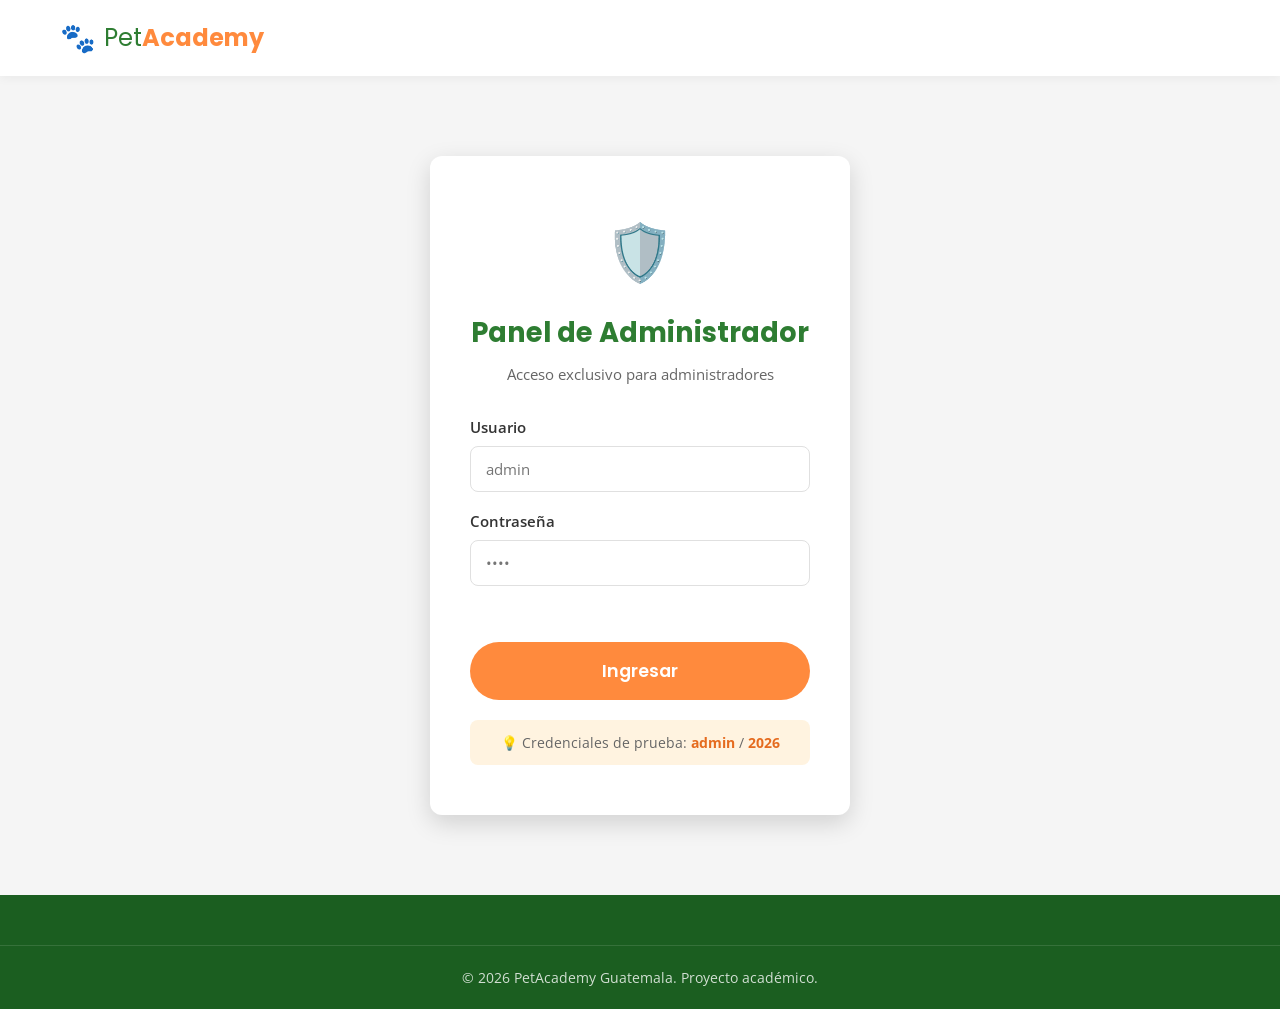
<file: admin.html>
<!DOCTYPE html>
<!--
Click nbfs://nbhost/SystemFileSystem/Templates/Licenses/license-default.txt to change this license
Click nbfs://nbhost/SystemFileSystem/Templates/ClientSide/html.html to edit this template
-->

<html lang="es">
<head>
    <meta charset="UTF-8">
    <meta name="viewport" content="width=device-width, initial-scale=1.0">
    <title>Panel Admin | PetAcademy Guatemala 🐾</title>
    <link rel="preconnect" href="https://fonts.googleapis.com">
    <link href="https://fonts.googleapis.com/css2?family=Poppins:wght@600;700&family=Open+Sans:wght@400;600&display=swap" rel="stylesheet">
    <link rel="stylesheet" href="cssindex.css">
    <link rel="stylesheet" href="cssadmin.css">
</head>
<body>

    <header class="header">
        <div class="contenedor header__contenido">
            <a href="index.html" class="logo">
                <span class="logo__icono">🐾</span>
                <span class="logo__texto">Pet<strong>Academy</strong></span>
            </a>
            <nav class="nav">
                <span class="admin-badge" id="adminBadge" style="display:none;">
                    🛡️ Administrador
                </span>
                <button class="btn btn--outline btn--chico" id="btnLogout" style="display:none;">
                    Cerrar sesión
                </button>
            </nav>
        </div>
    </header>

    <main class="admin-main">

        <!-- ============================================
             LOGIN
             ============================================ -->
        <div class="login-contenedor" id="loginContenedor">
            <div class="login-card">
                <div class="login-card__icono">🛡️</div>
                <h1>Panel de Administrador</h1>
                <p class="login-card__sub">Acceso exclusivo para administradores</p>

                <form id="formLogin">
                    <div class="campo">
                        <label for="usuario">Usuario</label>
                        <input type="text" id="usuario" placeholder="admin" autocomplete="username">
                    </div>
                    <div class="campo">
                        <label for="password">Contraseña</label>
                        <input type="password" id="password" placeholder="••••" autocomplete="current-password">
                    </div>

                    <span class="error" id="error-login"></span>

                    <button type="submit" class="btn btn--primario btn--bloque btn--grande">
                        Ingresar
                    </button>
                </form>

                <p class="login-card__hint">
                    💡 Credenciales de prueba: <strong>admin</strong> / <strong>2026</strong>
                </p>
            </div>
        </div>

        <!-- ============================================
             PANEL ADMIN (oculto hasta login)
             ============================================ -->
        <div class="panel-contenedor" id="panelContenedor" style="display:none;">
            <div class="contenedor">

                <div class="panel-header">
                    <h1>Panel de Administración 🛡️</h1>
                    <p>Gestión de estudiantes y resultados del curso</p>
                </div>

                <!-- Tarjetas de estadísticas -->
                <div class="stats-grid">
                    <div class="stat-card">
                        <div class="stat-card__icono">👥</div>
                        <div class="stat-card__valor" id="statEstudiantes">0</div>
                        <div class="stat-card__label">Estudiantes registrados</div>
                    </div>
                    <div class="stat-card">
                        <div class="stat-card__icono">📝</div>
                        <div class="stat-card__valor" id="statIntentos">0</div>
                        <div class="stat-card__label">Evaluaciones realizadas</div>
                    </div>
                    <div class="stat-card">
                        <div class="stat-card__icono">✅</div>
                        <div class="stat-card__valor" id="statAprobados">0</div>
                        <div class="stat-card__label">Aprobados</div>
                    </div>
                    <div class="stat-card">
                        <div class="stat-card__icono">📊</div>
                        <div class="stat-card__valor" id="statPromedio">0</div>
                        <div class="stat-card__label">Promedio de notas</div>
                    </div>
                </div>

                <!-- Tabs -->
                <div class="tabs">
                    <button class="tab activo" data-tab="estudiantes">👥 Estudiantes</button>
                    <button class="tab" data-tab="resultados">📊 Resultados</button>
                </div>

                <!-- ============ TAB: ESTUDIANTES ============ -->
                <div class="tab-contenido activo" id="tab-estudiantes">
                    <div class="tabla-header">
                        <h2>Estudiantes registrados</h2>
                        <input type="text" id="buscarEstudiante" class="buscador" placeholder="🔍 Buscar por nombre, correo o ID...">
                    </div>
                    <div class="tabla-wrapper">
                        <table class="tabla-admin" id="tablaEstudiantes">
                            <thead>
                                <tr>
                                    <th>ID</th>
                                    <th>Nombre</th>
                                    <th>Correo</th>
                                    <th>Teléfono</th>
                                    <th>Edad</th>
                                    <th>Mascota</th>
                                    <th>Fecha registro</th>
                                </tr>
                            </thead>
                            <tbody id="tbodyEstudiantes"></tbody>
                        </table>
                        <p class="tabla-vacia" id="vacioEstudiantes" style="display:none;">
                            No hay estudiantes registrados aún.
                        </p>
                    </div>
                </div>

                <!-- ============ TAB: RESULTADOS ============ -->
                <div class="tab-contenido" id="tab-resultados">
                    <div class="tabla-header">
                        <h2>Resultados de evaluaciones</h2>
                        <div class="filtros">
                            <input type="text" id="buscarResultado" class="buscador" placeholder="🔍 Buscar por nombre o ID...">
                                <select id="filtroEstado">
                                    <option value="todos">Todos</option>
                                    <option value="aprobados">Aprobados</option>
                                    <option value="reprobados">Reprobados</option>
                                </select>
                            <button type="button" class="btn btn--primario btn--chico" id="btnExportarCSV">
                            📥 Descargar CSV
                            </button>
                        </div>
                    </div>
                    <div class="tabla-wrapper">
                        <table class="tabla-admin" id="tablaResultados">
                            <thead>
                                <tr>
                                    <th>ID</th>
                                    <th>Estudiante</th>
                                    <th>Nota</th>
                                    <th>Correctas</th>
                                    <th>Estado</th>
                                    <th>Fecha</th>
                                    <th>Acciones</th>
                                </tr>
                            </thead>
                            <tbody id="tbodyResultados"></tbody>
                        </table>
                        <p class="tabla-vacia" id="vacioResultados" style="display:none;">
                            No hay resultados registrados aún.
                        </p>
                    </div>
                </div>

            </div>
        </div>

        <!-- ============================================
             MODAL: DETALLE DE RESULTADO
             ============================================ -->
        <div class="modal" id="modalDetalle">
            <div class="modal__caja modal__caja--grande">
                <button class="modal__cerrar" id="btnCerrarModal">✕</button>
                <div id="modalDetalleContenido"></div>
            </div>
        </div>

    </main>

    <footer class="footer">
        <div class="footer__copy">
            <p>© 2026 PetAcademy Guatemala. Proyecto académico.</p>
        </div>
    </footer>

    <script src="jsadmin.js"></script>
</body>
</html>
</file>
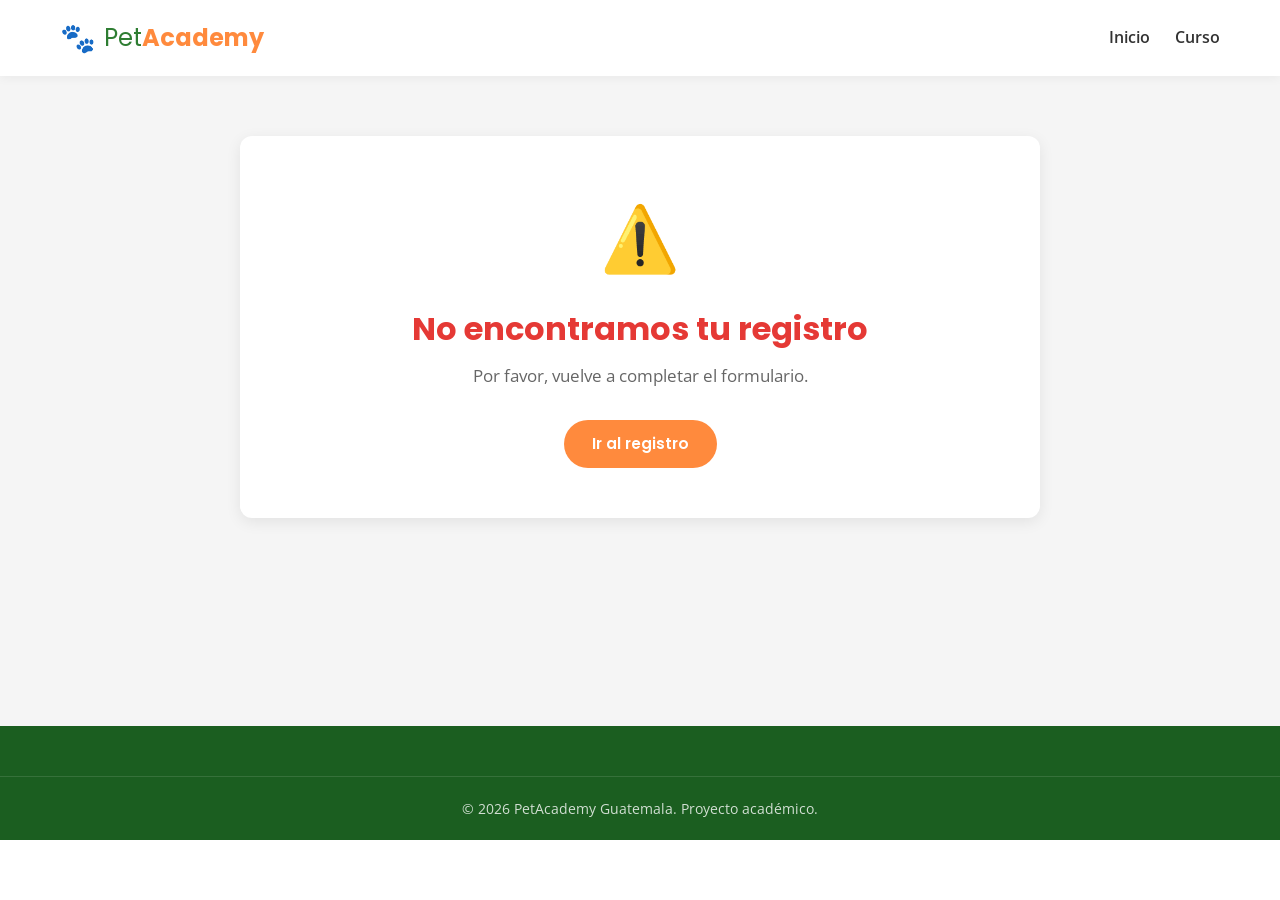
<file: confirmacion.html>
<!DOCTYPE html>
<!--
Click nbfs://nbhost/SystemFileSystem/Templates/Licenses/license-default.txt to change this license
Click nbfs://nbhost/SystemFileSystem/Templates/ClientSide/html.html to edit this template
-->

<html lang="es">
<head>
    <meta charset="UTF-8">
    <meta name="viewport" content="width=device-width, initial-scale=1.0">
    <title>Confirmación | PetAcademy Guatemala 🐾</title>
    <link rel="preconnect" href="https://fonts.googleapis.com">
    <link href="https://fonts.googleapis.com/css2?family=Poppins:wght@600;700&family=Open+Sans:wght@400;600&display=swap" rel="stylesheet">
    <link rel="stylesheet" href="cssindex.css">
    <link rel="stylesheet" href="cssconfirmacion.css">
</head>
<body>

    <header class="header">
        <div class="contenedor header__contenido">
            <a href="index.html" class="logo">
                <span class="logo__icono">🐾</span>
                <span class="logo__texto">Pet<strong>Academy</strong></span>
            </a>
            <nav class="nav">
                <a href="index.html">Inicio</a>
                <a href="index.html#curso">Curso</a>
            </nav>
        </div>
    </header>

    <main class="confirmacion-main">
        <div class="contenedor">
            <div class="confirmacion-card" id="confirmacionCard">
                <div class="confirmacion-card__icono">✅</div>
                <h1>¡Registro exitoso!</h1>
                <p class="confirmacion-card__sub">Gracias por inscribirte. Revisa que tus datos sean correctos:</p>

                <div class="datos-grid" id="datosGrid">
                    <!-- Los datos se cargan con JS -->
                </div>

                <div class="confirmacion-acciones">
                    <a href="curso.html" class="btn btn--primario btn--grande" id="btnCurso">
                        Acceder al curso 🐾
                    </a>
                    <a href="registro.html" class="btn btn--outline" id="btnEditar">
                        Editar datos
                    </a>
                </div>
            </div>
        </div>
    </main>

    <footer class="footer">
        <div class="footer__copy">
            <p>© 2026 PetAcademy Guatemala. Proyecto académico.</p>
        </div>
    </footer>

    <script src="jsconfirmacion.js"></script>
</body>
</html>
</file>
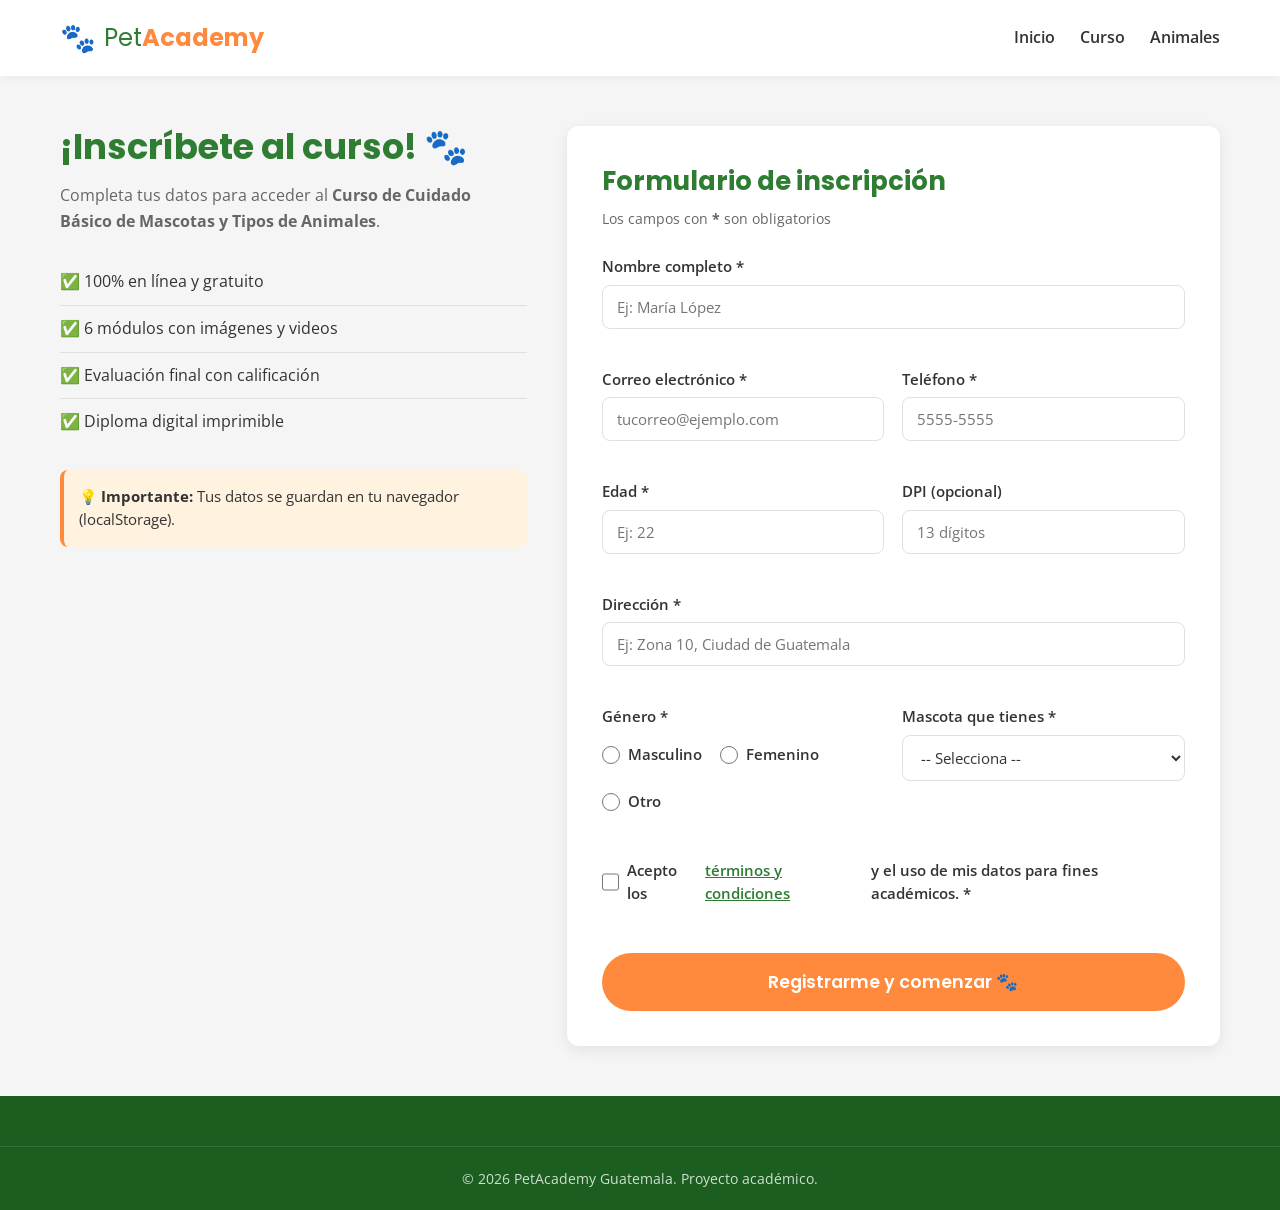
<file: evaluacion.html>
<!DOCTYPE html>
<!--
Click nbfs://nbhost/SystemFileSystem/Templates/Licenses/license-default.txt to change this license
Click nbfs://nbhost/SystemFileSystem/Templates/ClientSide/html.html to edit this template
-->

<html lang="es">
<head>
    <meta charset="UTF-8">
    <meta name="viewport" content="width=device-width, initial-scale=1.0">
    <title>Evaluación Final | PetAcademy Guatemala 🐾</title>
    <link rel="preconnect" href="https://fonts.googleapis.com">
    <link href="https://fonts.googleapis.com/css2?family=Poppins:wght@600;700&family=Open+Sans:wght@400;600&display=swap" rel="stylesheet">
    <link rel="stylesheet" href="cssindex.css">
    <link rel="stylesheet" href="cssevaluacion.css">
</head>
<body>

    <header class="header">
        <div class="contenedor header__contenido">
            <a href="index.html" class="logo">
                <span class="logo__icono">🐾</span>
                <span class="logo__texto">Pet<strong>Academy</strong></span>
            </a>
            <div class="curso-header-derecha">
                <span class="bienvenida">👋 <strong id="nombreEstudiante">...</strong></span>
            </div>
        </div>
    </header>

    <main class="evaluacion-main">
        <div class="contenedor evaluacion-contenedor">

            <!-- Encabezado -->
            <div class="evaluacion-header">
                <span class="evaluacion-chip">Evaluación final</span>
                <h1>Pon a prueba lo aprendido 🎓</h1>
                <p>Responde las siguientes <strong>6 preguntas</strong>. Necesitas <strong>70 puntos o más</strong> para aprobar y obtener tu diploma.</p>

                <div class="evaluacion-progreso">
                    <div class="evaluacion-progreso__barra">
                        <div class="evaluacion-progreso__relleno" id="evalProgreso"></div>
                    </div>
                    <span class="evaluacion-progreso__texto" id="evalProgresoTexto">0 / 6 respondidas</span>
                </div>
            </div>

            <!-- Formulario de evaluación -->
            <form id="formEvaluacion" novalidate>

                <!-- ============ PREGUNTA 1 (RADIO) ============ -->
                <div class="pregunta" data-pregunta="1">
                    <div class="pregunta__header">
                        <span class="pregunta__num">1</span>
                        <h2>¿Cada cuánto se recomienda bañar a un perro sano de pelo corto?</h2>
                    </div>
                    <div class="opciones">
                        <label class="opcion">
                            <input type="radio" name="p1" value="a">
                            <span>Cada semana</span>
                        </label>
                        <label class="opcion">
                            <input type="radio" name="p1" value="b">
                            <span>Cada 4 a 6 semanas</span>
                        </label>
                        <label class="opcion">
                            <input type="radio" name="p1" value="c">
                            <span>Cada año</span>
                        </label>
                        <label class="opcion">
                            <input type="radio" name="p1" value="d">
                            <span>Nunca se debe bañar</span>
                        </label>
                    </div>
                    <span class="error" id="error-p1"></span>
                </div>

                <!-- ============ PREGUNTA 2 (CHECKBOX) ============ -->
                <div class="pregunta" data-pregunta="2">
                    <div class="pregunta__header">
                        <span class="pregunta__num">2</span>
                        <h2>¿Cuáles de estos alimentos son tóxicos para perros? <small>(Selecciona todas las correctas)</small></h2>
                    </div>
                    <div class="opciones">
                        <label class="opcion">
                            <input type="checkbox" name="p2" value="chocolate">
                            <span>🍫 Chocolate</span>
                        </label>
                        <label class="opcion">
                            <input type="checkbox" name="p2" value="uvas">
                            <span>🍇 Uvas y pasas</span>
                        </label>
                        <label class="opcion">
                            <input type="checkbox" name="p2" value="pollo">
                            <span>🍗 Pollo cocido sin condimentos</span>
                        </label>
                        <label class="opcion">
                            <input type="checkbox" name="p2" value="cebolla">
                            <span>🧅 Cebolla y ajo</span>
                        </label>
                    </div>
                    <span class="error" id="error-p2"></span>
                </div>

                <!-- ============ PREGUNTA 3 (SELECT) ============ -->
                <div class="pregunta" data-pregunta="3">
                    <div class="pregunta__header">
                        <span class="pregunta__num">3</span>
                        <h2>¿Cuál es un animal silvestre símbolo de Guatemala?</h2>
                    </div>
                    <div class="opciones">
                        <select name="p3" id="p3">
                            <option value="">-- Selecciona una opción --</option>
                            <option value="perro">🐶 Perro</option>
                            <option value="quetzal">🦜 Quetzal</option>
                            <option value="gallina">🐔 Gallina</option>
                            <option value="vaca">🐄 Vaca</option>
                        </select>
                    </div>
                    <span class="error" id="error-p3"></span>
                </div>

                <!-- ============ PREGUNTA 4 (RADIO) ============ -->
                <div class="pregunta" data-pregunta="4">
                    <div class="pregunta__header">
                        <span class="pregunta__num">4</span>
                        <h2>¿Cuánto ejercicio diario necesita un perro adulto de raza activa?</h2>
                    </div>
                    <div class="opciones">
                        <label class="opcion">
                            <input type="radio" name="p4" value="a">
                            <span>15 minutos</span>
                        </label>
                        <label class="opcion">
                            <input type="radio" name="p4" value="b">
                            <span>30 minutos</span>
                        </label>
                        <label class="opcion">
                            <input type="radio" name="p4" value="c">
                            <span>1.5 a 2 horas</span>
                        </label>
                        <label class="opcion">
                            <input type="radio" name="p4" value="d">
                            <span>5 horas</span>
                        </label>
                    </div>
                    <span class="error" id="error-p4"></span>
                </div>

                <!-- ============ PREGUNTA 5 (CHECKBOX) ============ -->
                <div class="pregunta" data-pregunta="5">
                    <div class="pregunta__header">
                        <span class="pregunta__num">5</span>
                        <h2>¿Qué señales indican que tu mascota podría estar enferma? <small>(Selecciona todas las correctas)</small></h2>
                    </div>
                    <div class="opciones">
                        <label class="opcion">
                            <input type="checkbox" name="p5" value="letargo">
                            <span>😴 Letargo o debilidad</span>
                        </label>
                        <label class="opcion">
                            <input type="checkbox" name="p5" value="come">
                            <span>🍽️ Come con normalidad</span>
                        </label>
                        <label class="opcion">
                            <input type="checkbox" name="p5" value="vomitos">
                            <span>🤢 Vómitos frecuentes</span>
                        </label>
                        <label class="opcion">
                            <input type="checkbox" name="p5" value="juega">
                            <span>🎾 Juega y corre normal</span>
                        </label>
                        <label class="opcion">
                            <input type="checkbox" name="p5" value="apetito">
                            <span>🍽️ Falta de apetito por más de 24 h</span>
                        </label>
                    </div>
                    <span class="error" id="error-p5"></span>
                </div>

                <!-- ============ PREGUNTA 6 (SELECT) ============ -->
                <div class="pregunta" data-pregunta="6">
                    <div class="pregunta__header">
                        <span class="pregunta__num">6</span>
                        <h2>¿A qué edad se recomienda la primera visita al veterinario?</h2>
                    </div>
                    <div class="opciones">
                        <select name="p6" id="p6">
                            <option value="">-- Selecciona una opción --</option>
                            <option value="1mes">1 mes</option>
                            <option value="2meses">2 meses</option>
                            <option value="6meses">6 meses</option>
                            <option value="1año">1 año</option>
                        </select>
                    </div>
                    <span class="error" id="error-p6"></span>
                </div>

                <!-- Botones -->
                <div class="evaluacion-acciones">
                    <a href="curso.html" class="btn btn--outline">← Volver al curso</a>
                    <button type="submit" class="btn btn--primario btn--grande">
                        Enviar evaluación 🎓
                    </button>
                </div>

            </form>
        </div>
    </main>

    <!-- Modal de calificación -->
    <div class="modal" id="modalCalificacion">
        <div class="modal__caja">
            <div class="modal__icono" id="modalIcono">🎉</div>
            <h2 class="modal__titulo" id="modalTitulo">¡Aprobaste!</h2>
            <p class="modal__subtitulo" id="modalSubtitulo">Tu calificación:</p>
            <div class="modal__nota" id="modalNota">100</div>
            <p class="modal__detalle" id="modalDetalle">Respondiste correctamente 6 de 6 preguntas.</p>
            <div class="modal__botones">
                <button class="btn btn--primario btn--grande" id="btnVerResultado">
                    Ver mi diploma 🎓
                </button>
            </div>
        </div>
    </div>

    <footer class="footer">
        <div class="footer__copy">
            <p>© 2026 PetAcademy Guatemala. Proyecto académico.</p>
        </div>
    </footer>

    <script src="jsevaluacion.js"></script>
</body>
</html>
</file>
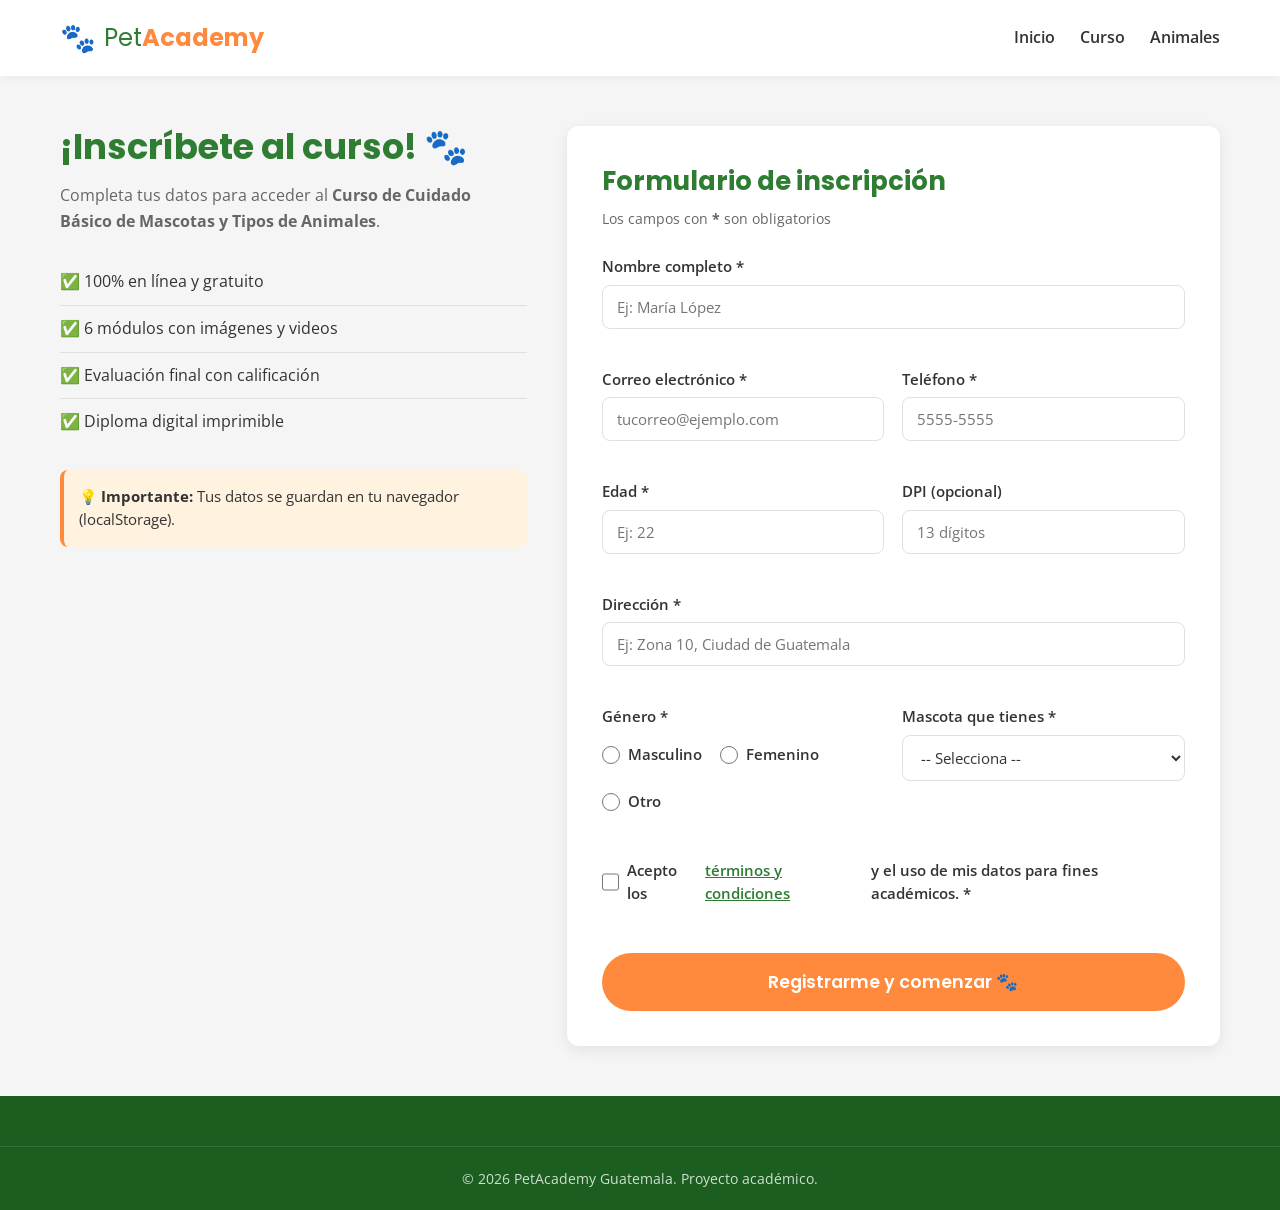
<file: registro.html>
<!DOCTYPE html>
<!--
Click nbfs://nbhost/SystemFileSystem/Templates/Licenses/license-default.txt to change this license
Click nbfs://nbhost/SystemFileSystem/Templates/ClientSide/html.html to edit this template
-->

<html lang="es">
<head>
    <meta charset="UTF-8">
    <meta name="viewport" content="width=device-width, initial-scale=1.0">
    <title>Registro | PetAcademy Guatemala 🐾</title>
    <link rel="preconnect" href="https://fonts.googleapis.com">
    <link href="https://fonts.googleapis.com/css2?family=Poppins:wght@600;700&family=Open+Sans:wght@400;600&display=swap" rel="stylesheet">
    <link rel="stylesheet" href="cssindex.css">
    <link rel="stylesheet" href="cssregistro.css">
</head>
<body>

    <header class="header">
        <div class="contenedor header__contenido">
            <a href="index.html" class="logo">
                <span class="logo__icono">🐾</span>
                <span class="logo__texto">Pet<strong>Academy</strong></span>
            </a>
            <nav class="nav">
                <a href="index.html">Inicio</a>
                <a href="index.html#curso">Curso</a>
                <a href="index.html#animales">Animales</a>
            </nav>
        </div>
    </header>

    <main class="registro-main">
        <div class="contenedor registro-contenedor">

            <!-- Panel informativo -->
            <div class="registro-info">
                <h1>¡Inscríbete al curso! 🐾</h1>
                <p>Completa tus datos para acceder al <strong>Curso de Cuidado Básico de Mascotas y Tipos de Animales</strong>.</p>
                <ul class="registro-info__lista">
                    <li>✅ 100% en línea y gratuito</li>
                    <li>✅ 6 módulos con imágenes y videos</li>
                    <li>✅ Evaluación final con calificación</li>
                    <li>✅ Diploma digital imprimible</li>
                </ul>
                <div class="registro-info__aviso">
                    💡 <strong>Importante:</strong> Tus datos se guardan en tu navegador (localStorage).
                </div>
            </div>

            <!-- Formulario -->
            <div class="registro-form-card">
                <h2>Formulario de inscripción</h2>
                <p class="registro-form-card__sub">Los campos con <strong>*</strong> son obligatorios</p>

                <form id="formRegistro" novalidate>
                    <div class="form-grid">

                        <div class="campo campo--full">
                            <label for="nombre">Nombre completo *</label>
                            <input type="text" id="nombre" name="nombre" placeholder="Ej: María López" autocomplete="name">
                            <span class="error" id="error-nombre"></span>
                        </div>

                        <div class="campo">
                            <label for="email">Correo electrónico *</label>
                            <input type="email" id="email" name="email" placeholder="tucorreo@ejemplo.com" autocomplete="email">
                            <span class="error" id="error-email"></span>
                        </div>

                        <div class="campo">
                            <label for="telefono">Teléfono *</label>
                            <input type="tel" id="telefono" name="telefono" placeholder="5555-5555" autocomplete="tel">
                            <span class="error" id="error-telefono"></span>
                        </div>

                        <div class="campo">
                            <label for="edad">Edad *</label>
                            <input type="number" id="edad" name="edad" placeholder="Ej: 22" min="5" max="100">
                            <span class="error" id="error-edad"></span>
                        </div>

                        <div class="campo">
                            <label for="dpi">DPI (opcional)</label>
                            <input type="text" id="dpi" name="dpi" placeholder="13 dígitos" maxlength="13">
                            <span class="error" id="error-dpi"></span>
                        </div>

                        <div class="campo campo--full">
                            <label for="direccion">Dirección *</label>
                            <input type="text" id="direccion" name="direccion" placeholder="Ej: Zona 10, Ciudad de Guatemala">
                            <span class="error" id="error-direccion"></span>
                        </div>

                        <div class="campo">
                            <label>Género *</label>
                            <div class="radio-group">
                                <label class="radio-opcion"><input type="radio" name="genero" value="Masculino"> Masculino</label>
                                <label class="radio-opcion"><input type="radio" name="genero" value="Femenino"> Femenino</label>
                                <label class="radio-opcion"><input type="radio" name="genero" value="Otro"> Otro</label>
                            </div>
                            <span class="error" id="error-genero"></span>
                        </div>

                        <div class="campo">
                            <label for="mascota">Mascota que tienes *</label>
                            <select id="mascota" name="mascota">
                                <option value="">-- Selecciona --</option>
                                <option value="Perro">🐶 Perro</option>
                                <option value="Gato">🐱 Gato</option>
                                <option value="Ave">🦜 Ave</option>
                                <option value="Pez">🐠 Pez</option>
                                <option value="Roedor">🐹 Roedor</option>
                                <option value="Otro">Otro</option>
                                <option value="Ninguna aún">Ninguna aún</option>
                            </select>
                            <span class="error" id="error-mascota"></span>
                        </div>

                        <div class="campo campo--full">
                            <label class="checkbox-opcion">
                                <input type="checkbox" id="terminos" name="terminos">
                                Acepto los <a href="#">términos y condiciones</a> y el uso de mis datos para fines académicos. *
                            </label>
                            <span class="error" id="error-terminos"></span>
                        </div>

                    </div>

                    <button type="submit" class="btn btn--primario btn--bloque btn--grande">
                        Registrarme y comenzar 🐾
                    </button>
                </form>
            </div>

        </div>
    </main>

    <footer class="footer">
        <div class="footer__copy">
            <p>© 2026 PetAcademy Guatemala. Proyecto académico.</p>
        </div>
    </footer>

    <script src="jsregistro.js"></script>
</body>
</html>
</file>
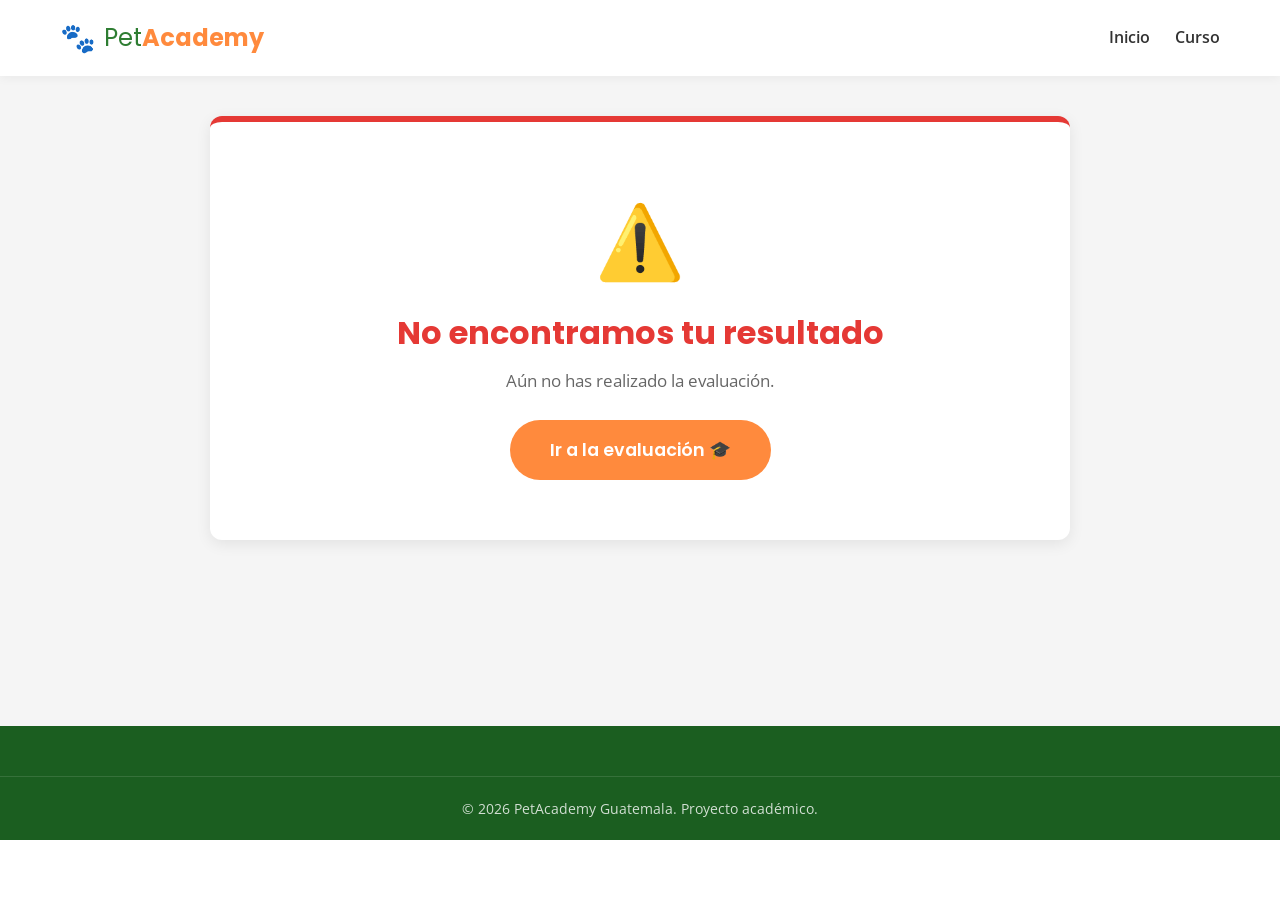
<file: resultado.html>
<!DOCTYPE html>
<!--
Click nbfs://nbhost/SystemFileSystem/Templates/Licenses/license-default.txt to change this license
Click nbfs://nbhost/SystemFileSystem/Templates/ClientSide/html.html to edit this template
-->

<html lang="es">
<head>
    <meta charset="UTF-8">
    <meta name="viewport" content="width=device-width, initial-scale=1.0">
    <title>Resultado | PetAcademy Guatemala 🐾</title>
    <link rel="preconnect" href="https://fonts.googleapis.com">
    <link href="https://fonts.googleapis.com/css2?family=Poppins:wght@600;700;800&family=Open+Sans:wght@400;600&family=Playfair+Display:wght@700;900&display=swap" rel="stylesheet">
    <link rel="stylesheet" href="cssindex.css">
    <link rel="stylesheet" href="cssresultado.css">
</head>
<body>

    <header class="header no-print">
        <div class="contenedor header__contenido">
            <a href="index.html" class="logo">
                <span class="logo__icono">🐾</span>
                <span class="logo__texto">Pet<strong>Academy</strong></span>
            </a>
            <nav class="nav">
                <a href="index.html">Inicio</a>
                <a href="curso.html">Curso</a>
            </nav>
        </div>
    </header>

    <main class="resultado-main">
        <div class="contenedor resultado-contenedor" id="resultadoContenedor">

            <!-- Encabezado con nota -->
            <div class="resultado-header" id="resultadoHeader">
                <!-- Se llena con JS -->
            </div>

            <!-- Detalle de respuestas -->
            <div class="detalle-card no-print" id="detalleCard">
                <h2>📋 Detalle de tu evaluación</h2>
                <div id="detalleLista"></div>
            </div>

            <!-- Acciones -->
            <div class="resultado-acciones no-print">
                <a href="curso.html" class="btn btn--outline">← Volver al curso</a>
                <button class="btn btn--secundario-imprimir" id="btnImprimir">
                    🖨️ Imprimir / Guardar PDF
                </button>
                <a href="evaluacion.html" class="btn btn--primario" id="btnReintentar">
                    🔄 Intentar de nuevo
                </a>
            </div>

            <!-- ============================================
                 DIPLOMA (visible al imprimir)
                 ============================================ -->
            <div class="diploma" id="diploma">
                <div class="diploma__marco">
                    <div class="diploma__esquinas">
                        <span>🐾</span><span>🐾</span>
                        <span>🐾</span><span>🐾</span>
                    </div>

                    <div class="diploma__logo">🐾 PetAcademy Guatemala</div>

                    <p class="diploma__pre">DIPLOMA DE APROBACIÓN</p>

                    <p class="diploma__otorgado">Se otorga el presente diploma a:</p>

                    <h1 class="diploma__nombre" id="diplomaNombre">Nombre del Estudiante</h1>

                    <p class="diploma__texto">
                        Por haber completado satisfactoriamente el curso de
                    </p>

                    <h2 class="diploma__curso" id="diplomaCurso">
                        Cuidado Básico de Mascotas y Tipos de Animales
                    </h2>

                    <p class="diploma__texto">
                        obteniendo una calificación final de
                    </p>

                    <div class="diploma__nota" id="diplomaNota">100</div>

                    <p class="diploma__texto">puntos sobre 100.</p>

                    <div class="diploma__firmas">
                        <div class="diploma__firma">
                            <div class="diploma__firma-linea"></div>
                            <p class="diploma__firma-nombre">Dra. Sofia Estrada</p>
                            <p class="diploma__firma-cargo">Directora Académica</p>
                        </div>
                        <div class="diploma__firma">
                            <div class="diploma__firma-linea"></div>
                            <p class="diploma__firma-nombre">Dr. Jorge Orellana</p>
                            <p class="diploma__firma-cargo">Coordinador de Veterinaria</p>
                        </div>
                    </div>

                    <div class="diploma__pie">
                        <p>Guatemala, <span id="diplomaFecha">25 de octubre de 2026</span></p>
                        <p class="diploma__id">ID del diploma: <strong id="diplomaID">RES-2026-001</strong></p>
                    </div>
                </div>
            </div>

        </div>
    </main>

    <footer class="footer no-print">
        <div class="footer__copy">
            <p>© 2026 PetAcademy Guatemala. Proyecto académico.</p>
        </div>
    </footer>

    <script src="jsresultado.js"></script>
</body>
</html>
</file>
<file: cssindex.css>
/*
Click nbfs://nbhost/SystemFileSystem/Templates/Licenses/license-default.txt to change this license
Click nbfs://nbhost/SystemFileSystem/Templates/ClientSide/css.css to edit this template
*/
/* 
    Created on : Oct 25, 2026, 10:32:38 PM
    Author     : Debby Arreaga
*/

/* ============================================
   VARIABLES GLOBALES
   ============================================ */
:root {
    --verde: #2E7D32;
    --verde-oscuro: #1B5E20;
    --naranja: #FF8A3D;
    --naranja-oscuro: #E56B1F;
    --blanco: #FFFFFF;
    --gris-claro: #F5F5F5;
    --gris-medio: #E0E0E0;
    --texto: #333333;
    --texto-suave: #666666;

    --fuente-titulo: 'Poppins', sans-serif;
    --fuente-cuerpo: 'Open Sans', sans-serif;

    --radio: 12px;
    --sombra: 0 4px 15px rgba(0, 0, 0, 0.08);
    --sombra-hover: 0 8px 25px rgba(0, 0, 0, 0.15);
}

/* ============================================
   RESET BÁSICO
   ============================================ */
* {
    margin: 0;
    padding: 0;
    box-sizing: border-box;
}

html {
    scroll-behavior: smooth;
}

body {
    font-family: var(--fuente-cuerpo);
    color: var(--texto);
    line-height: 1.6;
    background: var(--blanco);
}

img {
    max-width: 100%;
    display: block;
}

a {
    text-decoration: none;
    color: inherit;
}

ul {
    list-style: none;
}

/* ============================================
   CONTENEDOR
   ============================================ */
.contenedor {
    max-width: 1200px;
    margin: 0 auto;
    padding: 0 20px;
}

/* ============================================
   BOTONES
   ============================================ */
.btn {
    display: inline-block;
    padding: 12px 28px;
    border-radius: 50px;
    font-family: var(--fuente-titulo);
    font-weight: 600;
    font-size: 0.95rem;
    cursor: pointer;
    border: none;
    transition: all 0.3s ease;
    text-align: center;
}

.btn--primario {
    background: var(--naranja);
    color: var(--blanco);
}

.btn--primario:hover {
    background: var(--naranja-oscuro);
    transform: translateY(-2px);
    box-shadow: var(--sombra-hover);
}

.btn--secundario {
    background: transparent;
    color: var(--blanco);
    border: 2px solid var(--blanco);
}

.btn--secundario:hover {
    background: var(--blanco);
    color: var(--verde);
}

.btn--bloque {
    display: block;
    width: 100%;
    margin-top: 20px;
}

.btn--grande {
    padding: 16px 40px;
    font-size: 1.1rem;
}

/* ============================================
   HEADER
   ============================================ */
.header {
    background: var(--blanco);
    box-shadow: 0 2px 10px rgba(0, 0, 0, 0.05);
    position: sticky;
    top: 0;
    z-index: 100;
}

.header__contenido {
    display: flex;
    justify-content: space-between;
    align-items: center;
    padding: 15px 20px;
}

.logo {
    display: flex;
    align-items: center;
    gap: 8px;
    font-family: var(--fuente-titulo);
    font-size: 1.5rem;
    color: var(--verde);
}

.logo__icono {
    font-size: 1.8rem;
}

.logo__texto strong {
    color: var(--naranja);
}

.nav {
    display: flex;
    align-items: center;
    gap: 25px;
}

.nav a {
    font-weight: 600;
    color: var(--texto);
    transition: color 0.2s;
}

.nav a:hover {
    color: var(--verde);
}

.nav .btn {
    color: var(--blanco);
}

/* ============================================
   HERO
   ============================================ */
.hero {
    background: linear-gradient(135deg, var(--verde) 0%, var(--verde-oscuro) 100%);
    color: var(--blanco);
    padding: 70px 0;
}

.hero__contenido {
    display: grid;
    grid-template-columns: 1fr 1fr;
    gap: 50px;
    align-items: center;
}

.hero__texto h1 {
    font-family: var(--fuente-titulo);
    font-size: 2.8rem;
    line-height: 1.2;
    margin-bottom: 20px;
}

.hero__texto p {
    font-size: 1.15rem;
    margin-bottom: 25px;
    opacity: 0.95;
}

.hero__botones {
    display: flex;
    gap: 15px;
    flex-wrap: wrap;
    margin-bottom: 30px;
}

.hero__beneficios {
    display: flex;
    gap: 20px;
    flex-wrap: wrap;
    font-size: 0.95rem;
}

.hero__imagen img {
    border-radius: 20px;
    box-shadow: var(--sombra-hover);
    width: 100%;
    height: 400px;
    object-fit: cover;
}

/* ============================================
   SECCIONES GENERALES
   ============================================ */
.seccion {
    padding: 80px 0;
}

.seccion--gris {
    background: var(--gris-claro);
}

.titulo-seccion {
    font-family: var(--fuente-titulo);
    font-size: 2.2rem;
    color: var(--verde);
    text-align: center;
    margin-bottom: 10px;
}

.subtitulo-seccion {
    text-align: center;
    color: var(--texto-suave);
    font-size: 1.1rem;
    margin-bottom: 50px;
}

/* ============================================
   TARJETAS INFO (Misión/Visión/Valores)
   ============================================ */
.tarjetas-info {
    display: grid;
    grid-template-columns: repeat(3, 1fr);
    gap: 30px;
}

.tarjeta-info {
    background: var(--blanco);
    padding: 35px 25px;
    border-radius: var(--radio);
    box-shadow: var(--sombra);
    text-align: center;
    transition: transform 0.3s;
    border-top: 4px solid var(--naranja);
}

.tarjeta-info:hover {
    transform: translateY(-5px);
    box-shadow: var(--sombra-hover);
}

.tarjeta-info__icono {
    font-size: 3rem;
    margin-bottom: 15px;
}

.tarjeta-info h3 {
    font-family: var(--fuente-titulo);
    color: var(--verde);
    margin-bottom: 12px;
    font-size: 1.3rem;
}

/* ============================================
   CURSO
   ============================================ */
.curso-grid {
    display: grid;
    grid-template-columns: 1.2fr 1fr;
    gap: 40px;
    align-items: start;
}

.curso-card {
    background: var(--blanco);
    border-radius: var(--radio);
    overflow: hidden;
    box-shadow: var(--sombra);
    position: relative;
}

.curso-card__badge {
    position: absolute;
    top: 15px;
    right: 15px;
    background: var(--naranja);
    color: var(--blanco);
    padding: 6px 14px;
    border-radius: 50px;
    font-size: 0.85rem;
    font-weight: 700;
    z-index: 2;
}

.curso-card__imagen {
    width: 100%;
    height: 250px;
    object-fit: cover;
}

.curso-card__cuerpo {
    padding: 30px;
}

.curso-card__cuerpo h3 {
    font-family: var(--fuente-titulo);
    color: var(--verde);
    font-size: 1.6rem;
    margin-bottom: 12px;
}

.curso-card__datos {
    display: grid;
    grid-template-columns: 1fr 1fr;
    gap: 10px;
    margin-top: 20px;
    font-size: 0.95rem;
}

.curso-contenido {
    background: var(--blanco);
    padding: 30px;
    border-radius: var(--radio);
    box-shadow: var(--sombra);
}

.curso-contenido h3 {
    font-family: var(--fuente-titulo);
    color: var(--verde);
    margin-bottom: 20px;
    font-size: 1.4rem;
}

.modulos-lista {
    list-style: none;
    counter-reset: modulo;
}

.modulos-lista li {
    padding: 12px 0;
    border-bottom: 1px solid var(--gris-medio);
}

.modulos-lista li:last-child {
    border-bottom: none;
}

.curso-contenido__nota {
    margin-top: 20px;
    padding: 15px;
    background: #FFF3E0;
    border-left: 4px solid var(--naranja);
    border-radius: 8px;
    font-size: 0.95rem;
}

/* ============================================
   ANIMALES
   ============================================ */
.animales-grid {
    display: grid;
    grid-template-columns: repeat(4, 1fr);
    gap: 25px;
}

.animal-card {
    background: var(--blanco);
    border-radius: var(--radio);
    overflow: hidden;
    box-shadow: var(--sombra);
    transition: transform 0.3s;
}

.animal-card:hover {
    transform: translateY(-6px);
    box-shadow: var(--sombra-hover);
}

.animal-card img {
    width: 100%;
    height: 180px;
    object-fit: cover;
}

.animal-card__texto {
    padding: 20px;
}

.animal-card__texto h3 {
    font-family: var(--fuente-titulo);
    color: var(--verde);
    margin-bottom: 8px;
    font-size: 1.2rem;
}

.animal-card__texto p {
    font-size: 0.9rem;
    color: var(--texto-suave);
    margin-bottom: 8px;
}

.animal-card__ejemplos {
    font-size: 0.85rem !important;
    color: var(--texto) !important;
    padding-top: 8px;
    border-top: 1px dashed var(--gris-medio);
}

/* ============================================
   CTA FINAL
   ============================================ */
.cta {
    background: linear-gradient(135deg, var(--naranja) 0%, var(--naranja-oscuro) 100%);
    color: var(--blanco);
    padding: 70px 0;
    text-align: center;
}

.cta h2 {
    font-family: var(--fuente-titulo);
    font-size: 2.2rem;
    margin-bottom: 15px;
}

.cta p {
    font-size: 1.15rem;
    margin-bottom: 30px;
}

.cta .btn--primario {
    background: var(--blanco);
    color: var(--naranja-oscuro);
}

.cta .btn--primario:hover {
    background: var(--verde);
    color: var(--blanco);
}

/* ============================================
   FOOTER
   ============================================ */
.footer {
    background: var(--verde-oscuro);
    color: var(--blanco);
    padding: 50px 0 20px;
}

.footer__contenido {
    display: grid;
    grid-template-columns: 2fr 1fr 1fr;
    gap: 40px;
    padding-bottom: 30px;
}

.footer__col h4 {
    font-family: var(--fuente-titulo);
    margin-bottom: 15px;
    font-size: 1.1rem;
}

.footer__col ul li {
    margin-bottom: 8px;
}

.footer__col a {
    opacity: 0.85;
    transition: opacity 0.2s;
}

.footer__col a:hover {
    opacity: 1;
    color: var(--naranja);
}

.footer__col p {
    margin-bottom: 8px;
    opacity: 0.9;
    font-size: 0.95rem;
}

.footer__copy {
    text-align: center;
    padding-top: 20px;
    border-top: 1px solid rgba(255, 255, 255, 0.15);
    font-size: 0.9rem;
    opacity: 0.8;
}

/* ============================================
   RESPONSIVE (Móvil)
   ============================================ */
@media (max-width: 900px) {
    .hero__contenido,
    .curso-grid,
    .footer__contenido {
        grid-template-columns: 1fr;
    }

    .hero__texto h1 {
        font-size: 2.2rem;
    }

    .tarjetas-info,
    .animales-grid {
        grid-template-columns: 1fr 1fr;
    }

    .nav {
        gap: 15px;
    }

    .nav a:not(.btn) {
        display: none; /* Ocultamos enlaces en móvil */
    }
}

@media (max-width: 600px) {
    .tarjetas-info,
    .animales-grid {
        grid-template-columns: 1fr;
    }

    .hero__texto h1 {
        font-size: 1.8rem;
    }

    .titulo-seccion {
        font-size: 1.7rem;
    }

    .hero {
        padding: 40px 0;
    }

    .seccion {
        padding: 50px 0;
    }
}
</file>
<file: cssadmin.css>
/*
Click nbfs://nbhost/SystemFileSystem/Templates/Licenses/license-default.txt to change this license
Click nbfs://nbhost/SystemFileSystem/Templates/ClientSide/css.css to edit this template
*/
/* 
    Created on : Oct 27, 2026, 10:37:58 PM
    Author     : Debby Arreaga
*/

/* ============================================
   Panel de administración
   ============================================ */

.admin-main {
    background: var(--gris-claro);
    padding: 40px 0;
    min-height: calc(100vh - 250px);
}

.admin-badge {
    background: var(--verde);
    color: var(--blanco);
    padding: 6px 14px;
    border-radius: 50px;
    font-size: 0.85rem;
    font-weight: 600;
}

.btn--chico {
    padding: 8px 18px;
    font-size: 0.85rem;
}

/* ============================================
   LOGIN
   ============================================ */
.login-contenedor {
    display: flex;
    justify-content: center;
    padding: 40px 20px;
}

.login-card {
    background: var(--blanco);
    padding: 50px 40px;
    border-radius: var(--radio);
    box-shadow: var(--sombra-hover);
    max-width: 420px;
    width: 100%;
    text-align: center;
}

.login-card__icono {
    font-size: 3.5rem;
    margin-bottom: 15px;
}

.login-card h1 {
    font-family: var(--fuente-titulo);
    color: var(--verde);
    font-size: 1.7rem;
    margin-bottom: 8px;
}

.login-card__sub {
    color: var(--texto-suave);
    margin-bottom: 30px;
    font-size: 0.95rem;
}

.login-card .campo {
    text-align: left;
    margin-bottom: 18px;
}

.login-card label {
    display: block;
    font-weight: 600;
    font-size: 0.92rem;
    margin-bottom: 6px;
    color: var(--texto);
}

.login-card input {
    width: 100%;
    padding: 12px 15px;
    border: 1.5px solid var(--gris-medio);
    border-radius: 8px;
    font-family: inherit;
    font-size: 0.95rem;
    transition: border-color 0.2s;
}

.login-card input:focus {
    outline: none;
    border-color: var(--verde);
    box-shadow: 0 0 0 3px rgba(46, 125, 50, 0.15);
}

.login-card .error {
    display: block;
    color: #E53935;
    font-size: 0.85rem;
    font-weight: 600;
    min-height: 18px;
    margin-bottom: 10px;
}

.login-card__hint {
    margin-top: 20px;
    padding: 12px;
    background: #FFF3E0;
    border-radius: 8px;
    font-size: 0.85rem;
    color: var(--texto-suave);
}

.login-card__hint strong {
    color: var(--naranja-oscuro);
}

/* ============================================
   PANEL
   ============================================ */
.panel-header {
    margin-bottom: 30px;
}

.panel-header h1 {
    font-family: var(--fuente-titulo);
    color: var(--verde);
    font-size: 2rem;
    margin-bottom: 5px;
}

.panel-header p {
    color: var(--texto-suave);
}

/* Stats */
.stats-grid {
    display: grid;
    grid-template-columns: repeat(4, 1fr);
    gap: 20px;
    margin-bottom: 30px;
}

.stat-card {
    background: var(--blanco);
    padding: 25px 20px;
    border-radius: var(--radio);
    box-shadow: var(--sombra);
    text-align: center;
    border-top: 4px solid var(--naranja);
}

.stat-card__icono {
    font-size: 2rem;
    margin-bottom: 8px;
}

.stat-card__valor {
    font-family: var(--fuente-titulo);
    font-size: 2.2rem;
    font-weight: 800;
    color: var(--verde);
    line-height: 1;
    margin-bottom: 6px;
}

.stat-card__label {
    font-size: 0.85rem;
    color: var(--texto-suave);
    font-weight: 600;
}

/* Tabs */
.tabs {
    display: flex;
    gap: 8px;
    background: var(--blanco);
    padding: 8px;
    border-radius: var(--radio);
    box-shadow: var(--sombra);
    margin-bottom: 20px;
}

.tab {
    flex: 1;
    padding: 12px 20px;
    background: transparent;
    border: none;
    border-radius: 8px;
    font-family: inherit;
    font-size: 0.95rem;
    font-weight: 600;
    color: var(--texto-suave);
    cursor: pointer;
    transition: all 0.2s;
}

.tab:hover {
    background: var(--gris-claro);
}

.tab.activo {
    background: var(--verde);
    color: var(--blanco);
}

/* Contenido de tab */
.tab-contenido {
    display: none;
    background: var(--blanco);
    padding: 30px;
    border-radius: var(--radio);
    box-shadow: var(--sombra);
}

.tab-contenido.activo {
    display: block;
    animation: fadeIn 0.3s ease;
}

@keyframes fadeIn {
    from { opacity: 0; }
    to   { opacity: 1; }
}

.tabla-header {
    display: flex;
    justify-content: space-between;
    align-items: center;
    gap: 15px;
    flex-wrap: wrap;
    margin-bottom: 20px;
    padding-bottom: 15px;
    border-bottom: 2px solid var(--gris-medio);
}

.tabla-header h2 {
    font-family: var(--fuente-titulo);
    color: var(--verde);
    font-size: 1.3rem;
}

.filtros {
    display: flex;
    gap: 10px;
    flex-wrap: wrap;
}

.buscador,
#filtroEstado {
    padding: 9px 14px;
    border: 1.5px solid var(--gris-medio);
    border-radius: 8px;
    font-family: inherit;
    font-size: 0.9rem;
    min-width: 220px;
}

.buscador:focus,
#filtroEstado:focus {
    outline: none;
    border-color: var(--verde);
}

#filtroEstado {
    min-width: 140px;
    cursor: pointer;
}

/* Tabla */
.tabla-wrapper {
    overflow-x: auto;
    border-radius: 10px;
}

.tabla-admin {
    width: 100%;
    border-collapse: collapse;
    font-size: 0.9rem;
    min-width: 700px;
}

.tabla-admin thead {
    background: var(--verde);
    color: var(--blanco);
}

.tabla-admin th {
    padding: 12px 15px;
    text-align: left;
    font-weight: 600;
    font-size: 0.85rem;
    text-transform: uppercase;
    letter-spacing: 0.5px;
}

.tabla-admin td {
    padding: 12px 15px;
    border-bottom: 1px solid var(--gris-medio);
    color: var(--texto);
}

.tabla-admin tbody tr:hover {
    background: #F1F8E9;
}

.tabla-admin tbody tr:last-child td {
    border-bottom: none;
}

/* Badges de estado */
.badge {
    display: inline-block;
    padding: 4px 12px;
    border-radius: 50px;
    font-size: 0.78rem;
    font-weight: 700;
    text-transform: uppercase;
}

.badge--aprobado {
    background: #E8F5E9;
    color: var(--verde);
}

.badge--reprobado {
    background: #FFEBEE;
    color: #E53935;
}

.badge--nota {
    background: var(--naranja);
    color: var(--blanco);
    font-size: 0.9rem;
    padding: 5px 14px;
}

/* Botón ver detalle */
.btn-ver {
    padding: 6px 14px;
    background: var(--verde);
    color: var(--blanco);
    border: none;
    border-radius: 50px;
    font-size: 0.8rem;
    font-weight: 600;
    cursor: pointer;
    transition: background 0.2s;
}

.btn-ver:hover {
    background: var(--verde-oscuro);
}

/* Tabla vacía */
.tabla-vacia {
    text-align: center;
    padding: 40px 20px;
    color: var(--texto-suave);
    font-style: italic;
}

/* ============================================
   MODAL DETALLE
   ============================================ */
.modal {
    position: fixed;
    inset: 0;
    background: rgba(0, 0, 0, 0.6);
    display: none;
    justify-content: center;
    align-items: center;
    z-index: 1000;
    padding: 20px;
}

.modal.activo {
    display: flex;
}

.modal__caja--grande {
    background: var(--blanco);
    padding: 35px;
    border-radius: var(--radio);
    max-width: 700px;
    width: 100%;
    max-height: 90vh;
    overflow-y: auto;
    position: relative;
}

.modal__cerrar {
    position: absolute;
    top: 15px;
    right: 15px;
    background: var(--gris-claro);
    border: none;
    width: 35px;
    height: 35px;
    border-radius: 50%;
    font-size: 1.1rem;
    font-weight: 700;
    cursor: pointer;
    color: var(--texto);
    transition: background 0.2s;
}

.modal__cerrar:hover {
    background: var(--gris-medio);
}

/* Detalle dentro del modal */
.detalle-modal h2 {
    font-family: var(--fuente-titulo);
    color: var(--verde);
    font-size: 1.5rem;
    margin-bottom: 5px;
}

.detalle-modal__sub {
    color: var(--texto-suave);
    margin-bottom: 20px;
    font-size: 0.95rem;
}

.detalle-modal__info {
    display: grid;
    grid-template-columns: repeat(2, 1fr);
    gap: 12px;
    margin-bottom: 25px;
    padding: 18px;
    background: var(--gris-claro);
    border-radius: 10px;
}

.detalle-modal__info div {
    font-size: 0.9rem;
}

.detalle-modal__info strong {
    color: var(--verde);
    display: block;
    font-size: 0.78rem;
    text-transform: uppercase;
    margin-bottom: 3px;
}

.detalle-modal__preguntas {
    list-style: none;
}

.detalle-modal__preguntas li {
    padding: 12px 0;
    border-bottom: 1px solid var(--gris-medio);
    display: flex;
    gap: 10px;
    align-items: flex-start;
}

.detalle-modal__preguntas li:last-child {
    border-bottom: none;
}

.detalle-modal__preguntas .icono {
    font-size: 1.2rem;
    flex-shrink: 0;
}

.detalle-modal__preguntas .texto {
    flex: 1;
    font-size: 0.9rem;
}

.detalle-modal__preguntas .texto small {
    display: block;
    color: var(--texto-suave);
    font-size: 0.82rem;
    margin-top: 3px;
}

/* Responsive */
@media (max-width: 900px) {
    .stats-grid {
        grid-template-columns: 1fr 1fr;
    }

    .tabla-header {
        flex-direction: column;
        align-items: stretch;
    }

    .buscador,
    #filtroEstado {
        width: 100%;
        min-width: 0;
    }
}

@media (max-width: 600px) {
    .stats-grid {
        grid-template-columns: 1fr;
    }

    .tabs {
        flex-direction: column;
    }

    .tab-contenido {
        padding: 20px 15px;
    }

    .login-card {
        padding: 35px 25px;
    }

    .detalle-modal__info {
        grid-template-columns: 1fr;
    }

    .modal__caja--grande {
        padding: 25px 20px;
    }
}

/* ============================================
   Botón de exportar CSV
   ============================================ */
#btnExportarCSV {
    background: var(--naranja);
    color: var(--blanco);
    white-space: nowrap;
    border: none;
}

#btnExportarCSV:hover {
    background: var(--naranja-oscuro);
    transform: translateY(-2px);
    box-shadow: var(--sombra-hover);
}
</file>
<file: cssconfirmacion.css>
/*
Click nbfs://nbhost/SystemFileSystem/Templates/Licenses/license-default.txt to change this license
Click nbfs://nbhost/SystemFileSystem/Templates/ClientSide/css.css to edit this template
*/
/* 
    Created on : Oct 27, 2026, 10:16:46 PM
    Author     : Debby Arreaga
*/

/* Estilos de la página de confirmación de registro */

.confirmacion-main {
    background: var(--gris-claro);
    padding: 60px 0;
    min-height: calc(100vh - 250px);
}

.confirmacion-card {
    background: var(--blanco);
    max-width: 800px;
    margin: 0 auto;
    padding: 50px 40px;
    border-radius: var(--radio);
    box-shadow: var(--sombra);
    text-align: center;
}

.confirmacion-card__icono {
    font-size: 4rem;
    margin-bottom: 15px;
}

.confirmacion-card h1 {
    font-family: var(--fuente-titulo);
    color: var(--verde);
    font-size: 2rem;
    margin-bottom: 8px;
}

.confirmacion-card__sub {
    color: var(--texto-suave);
    margin-bottom: 30px;
    font-size: 1.05rem;
}

/* Grid de datos */
.datos-grid {
    display: grid;
    grid-template-columns: 1fr 1fr;
    gap: 15px;
    text-align: left;
    margin-bottom: 35px;
}

.dato {
    background: var(--gris-claro);
    padding: 14px 18px;
    border-radius: 10px;
    border-left: 4px solid var(--naranja);
}

.dato__label {
    display: block;
    font-size: 0.78rem;
    text-transform: uppercase;
    letter-spacing: 0.5px;
    color: var(--texto-suave);
    font-weight: 600;
    margin-bottom: 4px;
}

.dato__valor {
    display: block;
    font-size: 1rem;
    color: var(--texto);
    font-weight: 600;
    word-break: break-word;
}

/* Acciones */
.confirmacion-acciones {
    display: flex;
    gap: 15px;
    justify-content: center;
    flex-wrap: wrap;
}

/* Botón outline (para "Editar datos") */
.btn--outline {
    background: transparent;
    color: var(--verde);
    border: 2px solid var(--verde);
    padding: 12px 28px;
    border-radius: 50px;
    font-family: var(--fuente-titulo);
    font-weight: 600;
    cursor: pointer;
    transition: all 0.3s;
    display: inline-block;
}

.btn--outline:hover {
    background: var(--verde);
    color: var(--blanco);
}

/* Estado de error (si no hay registro) */
.confirmacion-card--error h1 {
    color: #E53935;
}

/* Responsive */
@media (max-width: 700px) {
    .datos-grid { grid-template-columns: 1fr; }
    .confirmacion-card { padding: 35px 22px; }
    .confirmacion-card h1 { font-size: 1.6rem; }
}
</file>
<file: cssevaluacion.css>
/*
Click nbfs://nbhost/SystemFileSystem/Templates/Licenses/license-default.txt to change this license
Click nbfs://nbhost/SystemFileSystem/Templates/ClientSide/css.css to edit this template
*/
/* 
    Created on : Oct 27, 2026, 10:29:46 PM
    Author     : Debby Arreaga
*/

/* ============================================
   Página de evaluación final
   ============================================ */

.evaluacion-main {
    background: var(--gris-claro);
    padding: 40px 0;
    min-height: calc(100vh - 250px);
}

.evaluacion-contenedor {
    max-width: 900px;
}

/* Header */
.evaluacion-header {
    background: var(--blanco);
    padding: 35px;
    border-radius: var(--radio);
    box-shadow: var(--sombra);
    text-align: center;
    margin-bottom: 25px;
}

.evaluacion-chip {
    display: inline-block;
    padding: 5px 16px;
    background: var(--naranja);
    color: var(--blanco);
    border-radius: 50px;
    font-size: 0.8rem;
    font-weight: 700;
    text-transform: uppercase;
    letter-spacing: 0.5px;
    margin-bottom: 15px;
}

.evaluacion-header h1 {
    font-family: var(--fuente-titulo);
    color: var(--verde);
    font-size: 2rem;
    margin-bottom: 12px;
}

.evaluacion-header p {
    color: var(--texto-suave);
    margin-bottom: 25px;
    font-size: 1rem;
}

/* Progreso */
.evaluacion-progreso {
    max-width: 500px;
    margin: 0 auto;
}

.evaluacion-progreso__barra {
    height: 10px;
    background: var(--gris-medio);
    border-radius: 50px;
    overflow: hidden;
    margin-bottom: 8px;
}

.evaluacion-progreso__relleno {
    height: 100%;
    width: 0%;
    background: linear-gradient(90deg, var(--naranja), var(--verde));
    border-radius: 50px;
    transition: width 0.4s ease;
}

.evaluacion-progreso__texto {
    font-size: 0.9rem;
    font-weight: 600;
    color: var(--texto-suave);
}

/* ============================================
   PREGUNTAS
   ============================================ */
.pregunta {
    background: var(--blanco);
    padding: 30px;
    border-radius: var(--radio);
    box-shadow: var(--sombra);
    margin-bottom: 20px;
    border-left: 5px solid transparent;
    transition: border-color 0.3s;
}

.pregunta.respondida {
    border-left-color: var(--verde);
}

.pregunta.con-error {
    border-left-color: #E53935;
}

.pregunta__header {
    display: flex;
    align-items: flex-start;
    gap: 15px;
    margin-bottom: 20px;
}

.pregunta__num {
    display: inline-flex;
    justify-content: center;
    align-items: center;
    min-width: 40px;
    height: 40px;
    background: var(--verde);
    color: var(--blanco);
    border-radius: 50%;
    font-family: var(--fuente-titulo);
    font-size: 1.1rem;
    font-weight: 700;
    flex-shrink: 0;
}

.pregunta__header h2 {
    font-family: var(--fuente-titulo);
    font-size: 1.15rem;
    color: var(--texto);
    line-height: 1.4;
    padding-top: 8px;
}

.pregunta__header small {
    display: block;
    font-family: var(--fuente-cuerpo);
    font-size: 0.85rem;
    font-weight: 400;
    color: var(--texto-suave);
    margin-top: 4px;
}

/* Opciones */
.opciones {
    display: flex;
    flex-direction: column;
    gap: 10px;
    padding-left: 55px;
}

.opcion {
    display: flex;
    align-items: center;
    gap: 12px;
    padding: 12px 18px;
    background: var(--gris-claro);
    border: 2px solid transparent;
    border-radius: 10px;
    cursor: pointer;
    transition: all 0.2s;
    font-size: 0.95rem;
}

.opcion:hover {
    background: #E8F5E9;
    border-color: rgba(46, 125, 50, 0.3);
}

.opcion input {
    accent-color: var(--verde);
    width: 20px;
    height: 20px;
    cursor: pointer;
    flex-shrink: 0;
}

.opcion input:checked + span {
    color: var(--verde);
    font-weight: 600;
}

/* Select */
.opciones select {
    padding: 12px 16px;
    border: 2px solid var(--gris-medio);
    border-radius: 10px;
    font-family: inherit;
    font-size: 0.95rem;
    color: var(--texto);
    background: var(--gris-claro);
    cursor: pointer;
    transition: border-color 0.2s;
}

.opciones select:focus {
    outline: none;
    border-color: var(--verde);
    background: var(--blanco);
}

/* Errores */
.pregunta .error {
    display: block;
    padding-left: 55px;
    margin-top: 8px;
    color: #E53935;
    font-size: 0.85rem;
    font-weight: 600;
    min-height: 16px;
}

/* Acciones finales */
.evaluacion-acciones {
    display: flex;
    justify-content: space-between;
    gap: 15px;
    flex-wrap: wrap;
    margin-top: 30px;
    padding: 25px;
    background: var(--blanco);
    border-radius: var(--radio);
    box-shadow: var(--sombra);
}

.btn--outline {
    background: transparent;
    color: var(--verde);
    border: 2px solid var(--verde);
    padding: 12px 28px;
    border-radius: 50px;
    font-family: var(--fuente-titulo);
    font-weight: 600;
    cursor: pointer;
    transition: all 0.3s;
    display: inline-block;
}

.btn--outline:hover {
    background: var(--verde);
    color: var(--blanco);
}

/* ============================================
   MODAL DE RESULTADO
   ============================================ */
.modal {
    position: fixed;
    inset: 0;
    background: rgba(0, 0, 0, 0.6);
    display: none;
    justify-content: center;
    align-items: center;
    z-index: 1000;
    padding: 20px;
}

.modal.activo {
    display: flex;
    animation: fadeIn 0.3s ease;
}

@keyframes fadeIn {
    from { opacity: 0; }
    to   { opacity: 1; }
}

.modal__caja {
    background: var(--blanco);
    padding: 45px 35px;
    border-radius: 20px;
    max-width: 500px;
    width: 100%;
    text-align: center;
    animation: zoomIn 0.4s ease;
}

@keyframes zoomIn {
    from { transform: scale(0.8); opacity: 0; }
    to   { transform: scale(1); opacity: 1; }
}

.modal__icono {
    font-size: 4rem;
    margin-bottom: 10px;
}

.modal__titulo {
    font-family: var(--fuente-titulo);
    font-size: 1.8rem;
    color: var(--verde);
    margin-bottom: 8px;
}

.modal__subtitulo {
    color: var(--texto-suave);
    margin-bottom: 15px;
}

.modal__nota {
    font-family: var(--fuente-titulo);
    font-size: 5rem;
    font-weight: 700;
    color: var(--naranja);
    line-height: 1;
    margin-bottom: 10px;
}

.modal__detalle {
    color: var(--texto-suave);
    margin-bottom: 25px;
}

.modal__botones {
    display: flex;
    justify-content: center;
}

/* Responsive */
@media (max-width: 700px) {
    .evaluacion-header {
        padding: 25px 20px;
    }

    .evaluacion-header h1 {
        font-size: 1.5rem;
    }

    .pregunta {
        padding: 22px 18px;
    }

    .pregunta__header h2 {
        font-size: 1rem;
    }

    .opciones,
    .pregunta .error {
        padding-left: 0;
    }

    .evaluacion-acciones {
        flex-direction: column;
    }

    .evaluacion-acciones .btn {
        width: 100%;
    }

    .modal__nota {
        font-size: 3.5rem;
    }
}
</file>
<file: cssregistro.css>
/*
Click nbfs://nbhost/SystemFileSystem/Templates/Licenses/license-default.txt to change this license
Click nbfs://nbhost/SystemFileSystem/Templates/ClientSide/css.css to edit this template
*/
/* 
    Created on : Oct 27, 2026, 10:13:05 PM
    Author     : Debby Arreaga
*/

/* Estilos específicos del formulario de registro */

.registro-main {
    background: var(--gris-claro);
    padding: 50px 0;
    min-height: calc(100vh - 250px);
}

.registro-contenedor {
    display: grid;
    grid-template-columns: 1fr 1.4fr;
    gap: 40px;
    align-items: start;
}

/* --- Panel informativo --- */
.registro-info h1 {
    font-family: var(--fuente-titulo);
    font-size: 2.2rem;
    color: var(--verde);
    margin-bottom: 15px;
    line-height: 1.2;
}

.registro-info p {
    color: var(--texto-suave);
    margin-bottom: 25px;
}

.registro-info__lista {
    list-style: none;
    margin-bottom: 25px;
}

.registro-info__lista li {
    padding: 10px 0;
    font-size: 1rem;
    border-bottom: 1px solid var(--gris-medio);
}

.registro-info__lista li:last-child { border-bottom: none; }

.registro-info__aviso {
    background: #FFF3E0;
    border-left: 4px solid var(--naranja);
    padding: 15px;
    border-radius: 8px;
    font-size: 0.92rem;
    color: var(--texto);
}

/* --- Tarjeta del formulario --- */
.registro-form-card {
    background: var(--blanco);
    padding: 35px;
    border-radius: var(--radio);
    box-shadow: var(--sombra);
}

.registro-form-card h2 {
    font-family: var(--fuente-titulo);
    color: var(--verde);
    font-size: 1.6rem;
    margin-bottom: 5px;
}

.registro-form-card__sub {
    color: var(--texto-suave);
    font-size: 0.9rem;
    margin-bottom: 25px;
}

/* --- Grid del formulario --- */
.form-grid {
    display: grid;
    grid-template-columns: 1fr 1fr;
    gap: 18px;
}

.campo {
    display: flex;
    flex-direction: column;
}

.campo--full { grid-column: 1 / -1; }

.campo label {
    font-weight: 600;
    font-size: 0.92rem;
    margin-bottom: 6px;
    color: var(--texto);
}

.campo input[type="text"],
.campo input[type="email"],
.campo input[type="tel"],
.campo input[type="number"],
.campo select {
    padding: 11px 14px;
    border: 1.5px solid var(--gris-medio);
    border-radius: 8px;
    font-family: inherit;
    font-size: 0.95rem;
    color: var(--texto);
    transition: border-color 0.2s, box-shadow 0.2s;
    background: var(--blanco);
}

.campo input:focus,
.campo select:focus {
    outline: none;
    border-color: var(--verde);
    box-shadow: 0 0 0 3px rgba(46, 125, 50, 0.15);
}

.campo input.error-input,
.campo select.error-input {
    border-color: #E53935;
    background: #FFEBEE;
}

/* --- Radios y checkbox --- */
.radio-group {
    display: flex;
    gap: 18px;
    flex-wrap: wrap;
    padding-top: 8px;
}

.radio-opcion,
.checkbox-opcion {
    display: flex;
    align-items: center;
    gap: 8px;
    font-size: 0.95rem;
    cursor: pointer;
    font-weight: 400;
}

.radio-opcion input,
.checkbox-opcion input {
    accent-color: var(--verde);
    width: 18px;
    height: 18px;
    cursor: pointer;
}

.checkbox-opcion a {
    color: var(--verde);
    text-decoration: underline;
}

/* --- Mensajes de error --- */
.error {
    color: #E53935;
    font-size: 0.82rem;
    margin-top: 5px;
    min-height: 16px;
    font-weight: 600;
}

/* --- Responsive --- */
@media (max-width: 900px) {
    .registro-contenedor { grid-template-columns: 1fr; }
    .form-grid { grid-template-columns: 1fr; }
    .registro-form-card { padding: 25px 20px; }
    .registro-info h1 { font-size: 1.8rem; }
}
</file>
<file: cssresultado.css>
/*
Click nbfs://nbhost/SystemFileSystem/Templates/Licenses/license-default.txt to change this license
Click nbfs://nbhost/SystemFileSystem/Templates/ClientSide/css.css to edit this template
*/
/* 
    Created on : Oct 27, 2026, 10:34:14 PM
    Author     : Debby Arreaga
*/

/* ============================================
   Página de resultado + diploma
   ============================================ */

.resultado-main {
    background: var(--gris-claro);
    padding: 40px 0;
    min-height: calc(100vh - 250px);
}

.resultado-contenedor {
    max-width: 900px;
}

/* ============================================
   ENCABEZADO CON NOTA
   ============================================ */
.resultado-header {
    background: var(--blanco);
    padding: 45px 35px;
    border-radius: var(--radio);
    box-shadow: var(--sombra);
    text-align: center;
    margin-bottom: 25px;
    border-top: 6px solid var(--verde);
}

.resultado-header.aprobado { border-top-color: var(--verde); }
.resultado-header.reprobado { border-top-color: #E53935; }

.resultado-header__icono {
    font-size: 4.5rem;
    margin-bottom: 10px;
}

.resultado-header__titulo {
    font-family: var(--fuente-titulo);
    font-size: 2rem;
    margin-bottom: 10px;
}

.resultado-header.aprobado .resultado-header__titulo { color: var(--verde); }
.resultado-header.reprobado .resultado-header__titulo { color: #E53935; }

.resultado-header__subtitulo {
    color: var(--texto-suave);
    font-size: 1.05rem;
    margin-bottom: 25px;
}

.resultado-header__nota-caja {
    display: inline-flex;
    flex-direction: column;
    align-items: center;
    padding: 25px 50px;
    background: var(--gris-claro);
    border-radius: 20px;
    margin-bottom: 20px;
}

.resultado-header__nota {
    font-family: var(--fuente-titulo);
    font-size: 5rem;
    font-weight: 800;
    line-height: 1;
}

.resultado-header.aprobado .resultado-header__nota { color: var(--naranja); }
.resultado-header.reprobado .resultado-header__nota { color: #E53935; }

.resultado-header__nota-label {
    font-size: 0.9rem;
    color: var(--texto-suave);
    font-weight: 600;
    margin-top: 6px;
    text-transform: uppercase;
    letter-spacing: 1px;
}

.resultado-header__info {
    display: flex;
    justify-content: center;
    gap: 30px;
    flex-wrap: wrap;
    font-size: 0.95rem;
    color: var(--texto-suave);
    padding-top: 20px;
    border-top: 1px dashed var(--gris-medio);
}

.resultado-header__info strong {
    color: var(--texto);
}

/* ============================================
   DETALLE DE RESPUESTAS
   ============================================ */
.detalle-card {
    background: var(--blanco);
    padding: 30px;
    border-radius: var(--radio);
    box-shadow: var(--sombra);
    margin-bottom: 25px;
}

.detalle-card h2 {
    font-family: var(--fuente-titulo);
    color: var(--verde);
    font-size: 1.4rem;
    margin-bottom: 20px;
    padding-bottom: 12px;
    border-bottom: 2px solid var(--gris-medio);
}

.detalle-item {
    display: flex;
    align-items: flex-start;
    gap: 15px;
    padding: 14px 0;
    border-bottom: 1px solid var(--gris-medio);
}

.detalle-item:last-child { border-bottom: none; }

.detalle-item__icono {
    font-size: 1.4rem;
    flex-shrink: 0;
    width: 32px;
    text-align: center;
}

.detalle-item__contenido {
    flex: 1;
}

.detalle-item__pregunta {
    font-weight: 600;
    font-size: 0.95rem;
    color: var(--texto);
    margin-bottom: 4px;
}

.detalle-item__respuesta {
    font-size: 0.85rem;
    color: var(--texto-suave);
}

.detalle-item__estado {
    font-size: 0.8rem;
    font-weight: 700;
    text-transform: uppercase;
    padding: 4px 12px;
    border-radius: 50px;
    flex-shrink: 0;
}

.detalle-item.correcta .detalle-item__estado {
    background: #E8F5E9;
    color: var(--verde);
}

.detalle-item.incorrecta .detalle-item__estado {
    background: #FFEBEE;
    color: #E53935;
}

/* ============================================
   ACCIONES
   ============================================ */
.resultado-acciones {
    display: flex;
    justify-content: center;
    gap: 15px;
    flex-wrap: wrap;
    margin-bottom: 30px;
    padding: 25px;
    background: var(--blanco);
    border-radius: var(--radio);
    box-shadow: var(--sombra);
}

.btn--outline {
    background: transparent;
    color: var(--verde);
    border: 2px solid var(--verde);
    padding: 12px 28px;
    border-radius: 50px;
    font-family: var(--fuente-titulo);
    font-weight: 600;
    cursor: pointer;
    transition: all 0.3s;
    display: inline-block;
    text-decoration: none;
}

.btn--outline:hover {
    background: var(--verde);
    color: var(--blanco);
}

.btn--secundario-imprimir {
    background: var(--naranja);
    color: var(--blanco);
    border: none;
    padding: 12px 28px;
    border-radius: 50px;
    font-family: var(--fuente-titulo);
    font-weight: 600;
    cursor: pointer;
    transition: all 0.3s;
}

.btn--secundario-imprimir:hover {
    background: var(--naranja-oscuro);
    transform: translateY(-2px);
    box-shadow: var(--sombra-hover);
}

/* ============================================
   DIPLOMA
   ============================================ */
.diploma {
    background: var(--blanco);
    padding: 20px;
    border-radius: var(--radio);
    box-shadow: var(--sombra-hover);
    margin-top: 20px;
}

.diploma__marco {
    border: 8px double var(--verde);
    padding: 50px 40px 40px;
    text-align: center;
    position: relative;
    background:
        radial-gradient(circle at top left, rgba(255,138,61,0.06), transparent 40%),
        radial-gradient(circle at bottom right, rgba(46,125,50,0.06), transparent 40%),
        #FFFDF7;
}

.diploma__esquinas {
    position: absolute;
    inset: 15px;
    pointer-events: none;
    display: flex;
    justify-content: space-between;
    flex-wrap: wrap;
    align-content: space-between;
    font-size: 1.5rem;
    opacity: 0.5;
}

.diploma__logo {
    font-family: var(--fuente-titulo);
    font-size: 1.3rem;
    font-weight: 700;
    color: var(--verde);
    margin-bottom: 20px;
    letter-spacing: 2px;
}

.diploma__pre {
    font-family: 'Playfair Display', serif;
    font-size: 1.8rem;
    font-weight: 900;
    color: var(--naranja-oscuro);
    letter-spacing: 4px;
    margin-bottom: 25px;
}

.diploma__otorgado {
    font-size: 1rem;
    color: var(--texto-suave);
    margin-bottom: 10px;
    font-style: italic;
}

.diploma__nombre {
    font-family: 'Playfair Display', serif;
    font-size: 3rem;
    font-weight: 900;
    color: var(--verde-oscuro);
    margin-bottom: 20px;
    padding-bottom: 15px;
    border-bottom: 2px solid var(--naranja);
    display: inline-block;
    min-width: 60%;
}

.diploma__texto {
    font-size: 1rem;
    color: var(--texto-suave);
    margin-bottom: 10px;
}

.diploma__curso {
    font-family: var(--fuente-titulo);
    font-size: 1.4rem;
    color: var(--verde);
    margin-bottom: 15px;
}

.diploma__nota {
    font-family: 'Playfair Display', serif;
    font-size: 3.5rem;
    font-weight: 900;
    color: var(--naranja);
    line-height: 1;
    margin-bottom: 5px;
}

.diploma__firmas {
    display: flex;
    justify-content: space-around;
    gap: 30px;
    margin-top: 50px;
    margin-bottom: 30px;
    flex-wrap: wrap;
}

.diploma__firma {
    text-align: center;
    min-width: 200px;
}

.diploma__firma-linea {
    height: 2px;
    background: var(--texto);
    margin-bottom: 8px;
    width: 100%;
}

.diploma__firma-nombre {
    font-family: var(--fuente-titulo);
    font-weight: 700;
    font-size: 0.95rem;
    color: var(--texto);
    margin-bottom: 2px;
}

.diploma__firma-cargo {
    font-size: 0.8rem;
    color: var(--texto-suave);
}

.diploma__pie {
    font-size: 0.85rem;
    color: var(--texto-suave);
    margin-top: 30px;
    padding-top: 20px;
    border-top: 1px dashed var(--gris-medio);
}

.diploma__id {
    margin-top: 5px;
    font-size: 0.78rem;
    letter-spacing: 1px;
}

/* ============================================
   RESPONSIVE
   ============================================ */
@media (max-width: 700px) {
    .resultado-header {
        padding: 30px 20px;
    }

    .resultado-header__nota {
        font-size: 3.5rem;
    }

    .resultado-header__nota-caja {
        padding: 20px 35px;
    }

    .diploma__marco {
        padding: 35px 20px 25px;
    }

    .diploma__nombre {
        font-size: 2rem;
        min-width: 90%;
    }

    .diploma__pre {
        font-size: 1.3rem;
        letter-spacing: 2px;
    }

    .diploma__curso {
        font-size: 1.1rem;
    }

    .diploma__nota {
        font-size: 2.5rem;
    }

    .diploma__firmas {
        flex-direction: column;
        align-items: center;
        margin-top: 30px;
    }

    .detalle-card {
        padding: 20px;
    }

    .resultado-acciones {
        flex-direction: column;
    }

    .resultado-acciones .btn,
    .resultado-acciones button {
        width: 100%;
        text-align: center;
    }
}

/* ============================================
   ESTILOS DE IMPRESIÓN (🖨️ clave del diploma)
   ============================================ */
@media print {
    /* Ocultar todo excepto el diploma */
    body * {
        visibility: hidden;
    }

    .diploma,
    .diploma * {
        visibility: visible;
    }

    .diploma {
        position: absolute;
        top: 0;
        left: 0;
        width: 100%;
        box-shadow: none;
        padding: 0;
        margin: 0;
        border-radius: 0;
    }

    .diploma__marco {
        border-width: 6px;
        min-height: 95vh;
        display: flex;
        flex-direction: column;
        justify-content: center;
        page-break-inside: avoid;
    }

    /* Elementos que NO se imprimen */
    .no-print,
    header,
    footer,
    .resultado-header,
    .detalle-card,
    .resultado-acciones {
        display: none !important;
    }

    @page {
        size: A4 landscape;
        margin: 0.5cm;
    }
}
</file>
